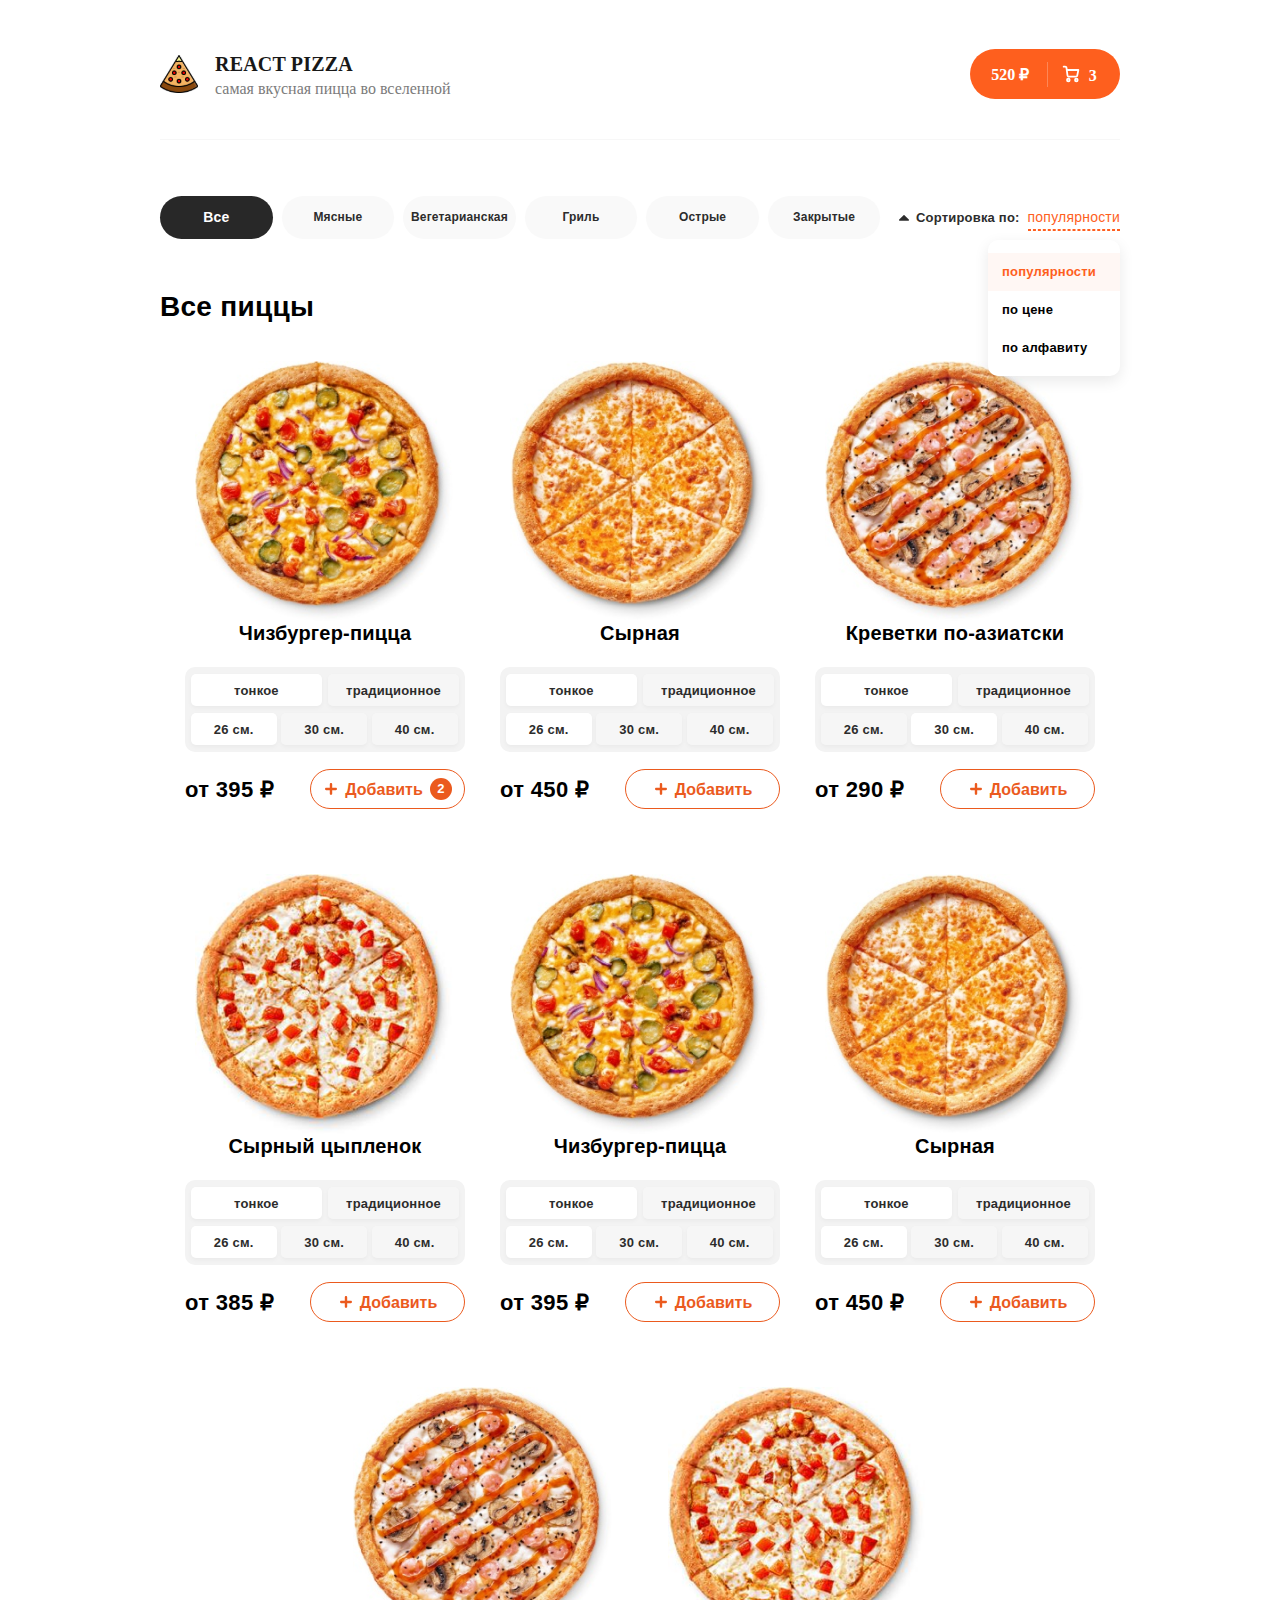
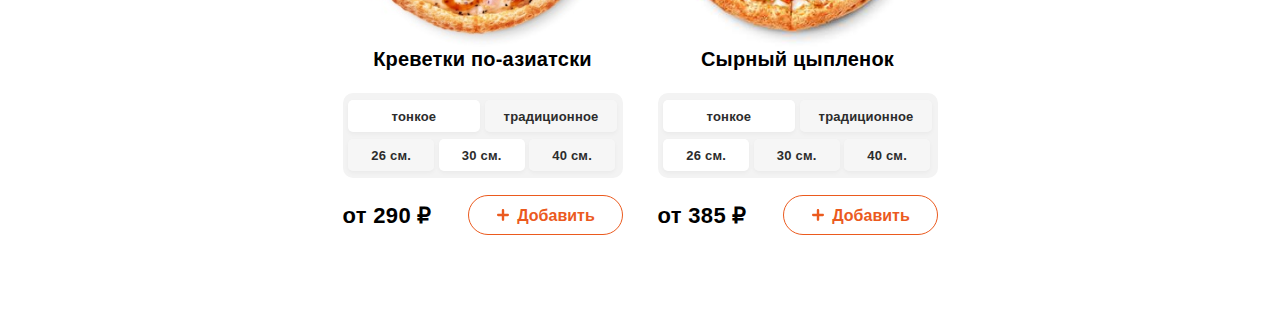
<file: index.html>
<!DOCTYPE html>
<html lang="en">
  <head>
    <meta charset="UTF-8" />
    <meta http-equiv="X-UA-Compatible" content="IE=edge" />
    <meta name="viewport" content="width=device-width, initial-scale=1.0" />
    <link rel="stylesheet" href="./style/zeroing.css" />
    <link rel="stylesheet" href="./style/style.css" />
    <title>Document</title>
  </head>
  <body>
    <div class="main-pizza">
      <div class="container">
        <div class="main-pizza-header">
          <div class="main-pizza-header__left">
            <div class="main-pizza-header__logo">
              <img src="./img/logo-pizza.svg" alt="logo-pizza" />
            </div>
            <div class="main-pizza-header__info">
              <div class="main-pizza-header__info_name">REACT PIZZA</div>
              <div class="main-pizza-header__info_text">самая вкусная пицца во вселенной</div>
            </div>
          </div>
          <a href="#" class="main-pizza-header__right">
            <div class="main-pizza-header__price">520 ₽</div>
            <div class="main-pizza-header__line"></div>
            <div class="main-pizza-header__count">
              <img src="./img/payment-header.svg" alt="payment-header" />
              <p>3</p>
            </div>
          </a>
        </div>
        <div class="main-pizza__line"></div>
        <div class="main-pizza-menu">
          <div class="main-pizza-menu__item">
            <ul>
              <li>
                <a class="main-pizza-menu__item_link_active" href="#">Все</a>
              </li>
              <li>
                <a class="main-pizza-menu__item_link" href="#">Мясные</a>
              </li>
              <li>
                <a class="main-pizza-menu__item_link" href="#">Вегетарианская</a>
              </li>
              <li>
                <a class="main-pizza-menu__item_link" href="#">Гриль</a>
              </li>
              <li>
                <a class="main-pizza-menu__item_link" href="#">Острые</a>
              </li>
              <li>
                <a class="main-pizza-menu__item_link" href="#">Закрытые</a>
              </li>
            </ul>
          </div>
          <div class="main-pizza-menu__sort">
            <img class="main-pizza-menu__sort_img" src="./img/sort-img-open.svg" alt="sort-img" />
            <div class="main-pizza-menu__sort_text">Сортировка по:</div>
            <div class="main-pizza-menu__sort_by">
              <a href="#">популярности</a>
              <p></p>
            </div>
            <div class="main-pizza-menu__sort_submenu">
              <div>
                <a class="main-pizza-menu__sort_submenu_link_active" href="#">популярности</a>
              </div>
              <div>
                <a class="main-pizza-menu__sort_submenu_link" href="#">по цене</a>
              </div>
              <div>
                <a class="main-pizza-menu__sort_submenu_link" href="#">по алфавиту</a>
              </div>
            </div>
          </div>
        </div>
        <!-- Все пиццы меню -->
        <div class="main-pizza-all">
          <div class="main-pizza-all__header">Все пиццы</div>
          <div class="main-pizza-all__content">
            <!-- Пицца -->
            <div class="main-pizza-all__pizza">
              <div class="main-pizza-all__pizza_img">
                <img src="./img/chisburger-pizza.png" alt="chisburger-pizza" />
              </div>
              <div class="main-pizza-all__pizza_name">Чизбургер-пицца</div>
              <div class="main-pizza-all__choose">
                <div class="main-pizza-all__choose_dough">
                  <button class="main-pizza-all__choose_dough_btn_active">тонкое</button>
                  <button class="main-pizza-all__choose_dough_btn">традиционное</button>
                </div>
                <div class="main-pizza-all__choose_size">
                  <button class="main-pizza-all__choose_size_btn_active">26 см.</button>
                  <button class="main-pizza-all__choose_size_btn">30 см.</button>
                  <button class="main-pizza-all__choose_size_btn">40 см.</button>
                </div>
              </div>
              <div class="main-pizza-all__add">
                <div class="main-pizza-all__add_price">от 395 ₽</div>
                <button class="main-pizza-all__add_buy">
                  <img src="./img/plus-orange.svg" alt="plus-orange" />
                  <div class="main-pizza-all__add_text">Добавить</div>
                  <div class="main-pizza-all__add_count">2</div>
                </button>
              </div>
            </div>

            <div class="main-pizza-all__pizza">
              <div class="main-pizza-all__pizza_img">
                <img src="./img/suyrnaya-pizza.png" alt="suyrnaya-pizza" />
              </div>
              <div class="main-pizza-all__pizza_name">Сырная</div>
              <div class="main-pizza-all__choose">
                <div class="main-pizza-all__choose_dough">
                  <button class="main-pizza-all__choose_dough_btn_active">тонкое</button>
                  <button class="main-pizza-all__choose_dough_btn">традиционное</button>
                </div>
                <div class="main-pizza-all__choose_size">
                  <button class="main-pizza-all__choose_size_btn_active">26 см.</button>
                  <button class="main-pizza-all__choose_size_btn">30 см.</button>
                  <button class="main-pizza-all__choose_size_btn">40 см.</button>
                </div>
              </div>
              <div class="main-pizza-all__add">
                <div class="main-pizza-all__add_price">от 450 ₽</div>
                <button class="main-pizza-all__add_buy">
                  <img src="./img/plus-orange.svg" alt="plus-orange" />
                  <div class="main-pizza-all__add_text">Добавить</div>
                </button>
              </div>
            </div>

            <div class="main-pizza-all__pizza">
              <div class="main-pizza-all__pizza_img">
                <img src="./img/krevetki-po-aziatski-pizza.png" alt="krevetki-po-aziatski-pizza" />
              </div>
              <div class="main-pizza-all__pizza_name">Креветки по-азиатски</div>
              <div class="main-pizza-all__choose">
                <div class="main-pizza-all__choose_dough">
                  <button class="main-pizza-all__choose_dough_btn_active">тонкое</button>
                  <button class="main-pizza-all__choose_dough_btn">традиционное</button>
                </div>
                <div class="main-pizza-all__choose_size">
                  <button class="main-pizza-all__choose_size_btn">26 см.</button>
                  <button class="main-pizza-all__choose_size_btn_active">30 см.</button>
                  <button class="main-pizza-all__choose_size_btn">40 см.</button>
                </div>
              </div>
              <div class="main-pizza-all__add">
                <div class="main-pizza-all__add_price">от 290 ₽</div>
                <button class="main-pizza-all__add_buy">
                  <img src="./img/plus-orange.svg" alt="plus-orange" />
                  <div class="main-pizza-all__add_text">Добавить</div>
                </button>
              </div>
            </div>

            <div class="main-pizza-all__pizza">
              <div class="main-pizza-all__pizza_img">
                <img src="./img/syurniy-chicken-pizza.png" alt="syurniy-chicken-pizza" />
              </div>
              <div class="main-pizza-all__pizza_name">Сырный цыпленок</div>
              <div class="main-pizza-all__choose">
                <div class="main-pizza-all__choose_dough">
                  <button class="main-pizza-all__choose_dough_btn_active">тонкое</button>
                  <button class="main-pizza-all__choose_dough_btn">традиционное</button>
                </div>
                <div class="main-pizza-all__choose_size">
                  <button class="main-pizza-all__choose_size_btn_active">26 см.</button>
                  <button class="main-pizza-all__choose_size_btn">30 см.</button>
                  <button class="main-pizza-all__choose_size_btn">40 см.</button>
                </div>
              </div>
              <div class="main-pizza-all__add">
                <div class="main-pizza-all__add_price">от 385 ₽</div>
                <button class="main-pizza-all__add_buy">
                  <img src="./img/plus-orange.svg" alt="plus-orange" />
                  <div class="main-pizza-all__add_text">Добавить</div>
                </button>
              </div>
            </div>

            <div class="main-pizza-all__pizza">
              <div class="main-pizza-all__pizza_img">
                <img src="./img/chisburger-pizza.png" alt="chisburger-pizza" />
              </div>
              <div class="main-pizza-all__pizza_name">Чизбургер-пицца</div>
              <div class="main-pizza-all__choose">
                <div class="main-pizza-all__choose_dough">
                  <button class="main-pizza-all__choose_dough_btn_active">тонкое</button>
                  <button class="main-pizza-all__choose_dough_btn">традиционное</button>
                </div>
                <div class="main-pizza-all__choose_size">
                  <button class="main-pizza-all__choose_size_btn_active">26 см.</button>
                  <button class="main-pizza-all__choose_size_btn">30 см.</button>
                  <button class="main-pizza-all__choose_size_btn">40 см.</button>
                </div>
              </div>
              <div class="main-pizza-all__add">
                <div class="main-pizza-all__add_price">от 395 ₽</div>
                <button class="main-pizza-all__add_buy">
                  <img src="./img/plus-orange.svg" alt="plus-orange" />
                  <div class="main-pizza-all__add_text">Добавить</div>
                </button>
              </div>
            </div>

            <div class="main-pizza-all__pizza">
              <div class="main-pizza-all__pizza_img">
                <img src="./img/suyrnaya-pizza.png" alt="suyrnaya-pizza" />
              </div>
              <div class="main-pizza-all__pizza_name">Сырная</div>
              <div class="main-pizza-all__choose">
                <div class="main-pizza-all__choose_dough">
                  <button class="main-pizza-all__choose_dough_btn_active">тонкое</button>
                  <button class="main-pizza-all__choose_dough_btn">традиционное</button>
                </div>
                <div class="main-pizza-all__choose_size">
                  <button class="main-pizza-all__choose_size_btn_active">26 см.</button>
                  <button class="main-pizza-all__choose_size_btn">30 см.</button>
                  <button class="main-pizza-all__choose_size_btn">40 см.</button>
                </div>
              </div>
              <div class="main-pizza-all__add">
                <div class="main-pizza-all__add_price">от 450 ₽</div>
                <button class="main-pizza-all__add_buy">
                  <img src="./img/plus-orange.svg" alt="plus-orange" />
                  <div class="main-pizza-all__add_text">Добавить</div>
                </button>
              </div>
            </div>

            <div class="main-pizza-all__pizza">
              <div class="main-pizza-all__pizza_img">
                <img src="./img/krevetki-po-aziatski-pizza.png" alt="krevetki-po-aziatski-pizza" />
              </div>
              <div class="main-pizza-all__pizza_name">Креветки по-азиатски</div>
              <div class="main-pizza-all__choose">
                <div class="main-pizza-all__choose_dough">
                  <button class="main-pizza-all__choose_dough_btn_active">тонкое</button>
                  <button class="main-pizza-all__choose_dough_btn">традиционное</button>
                </div>
                <div class="main-pizza-all__choose_size">
                  <button class="main-pizza-all__choose_size_btn">26 см.</button>
                  <button class="main-pizza-all__choose_size_btn_active">30 см.</button>
                  <button class="main-pizza-all__choose_size_btn">40 см.</button>
                </div>
              </div>
              <div class="main-pizza-all__add">
                <div class="main-pizza-all__add_price">от 290 ₽</div>
                <button class="main-pizza-all__add_buy">
                  <img src="./img/plus-orange.svg" alt="plus-orange" />
                  <div class="main-pizza-all__add_text">Добавить</div>
                </button>
              </div>
            </div>

            <div class="main-pizza-all__pizza">
              <div class="main-pizza-all__pizza_img">
                <img src="./img/syurniy-chicken-pizza.png" alt="syurniy-chicken-pizza" />
              </div>
              <div class="main-pizza-all__pizza_name">Сырный цыпленок</div>
              <div class="main-pizza-all__choose">
                <div class="main-pizza-all__choose_dough">
                  <button class="main-pizza-all__choose_dough_btn_active">тонкое</button>
                  <button class="main-pizza-all__choose_dough_btn">традиционное</button>
                </div>
                <div class="main-pizza-all__choose_size">
                  <button class="main-pizza-all__choose_size_btn_active">26 см.</button>
                  <button class="main-pizza-all__choose_size_btn">30 см.</button>
                  <button class="main-pizza-all__choose_size_btn">40 см.</button>
                </div>
              </div>
              <div class="main-pizza-all__add">
                <div class="main-pizza-all__add_price">от 385 ₽</div>
                <button class="main-pizza-all__add_buy">
                  <img src="./img/plus-orange.svg" alt="plus-orange" />
                  <div class="main-pizza-all__add_text">Добавить</div>
                </button>
              </div>
            </div>
          </div>
        </div>
      </div>
    </div>
  </body>
</html>
</file>
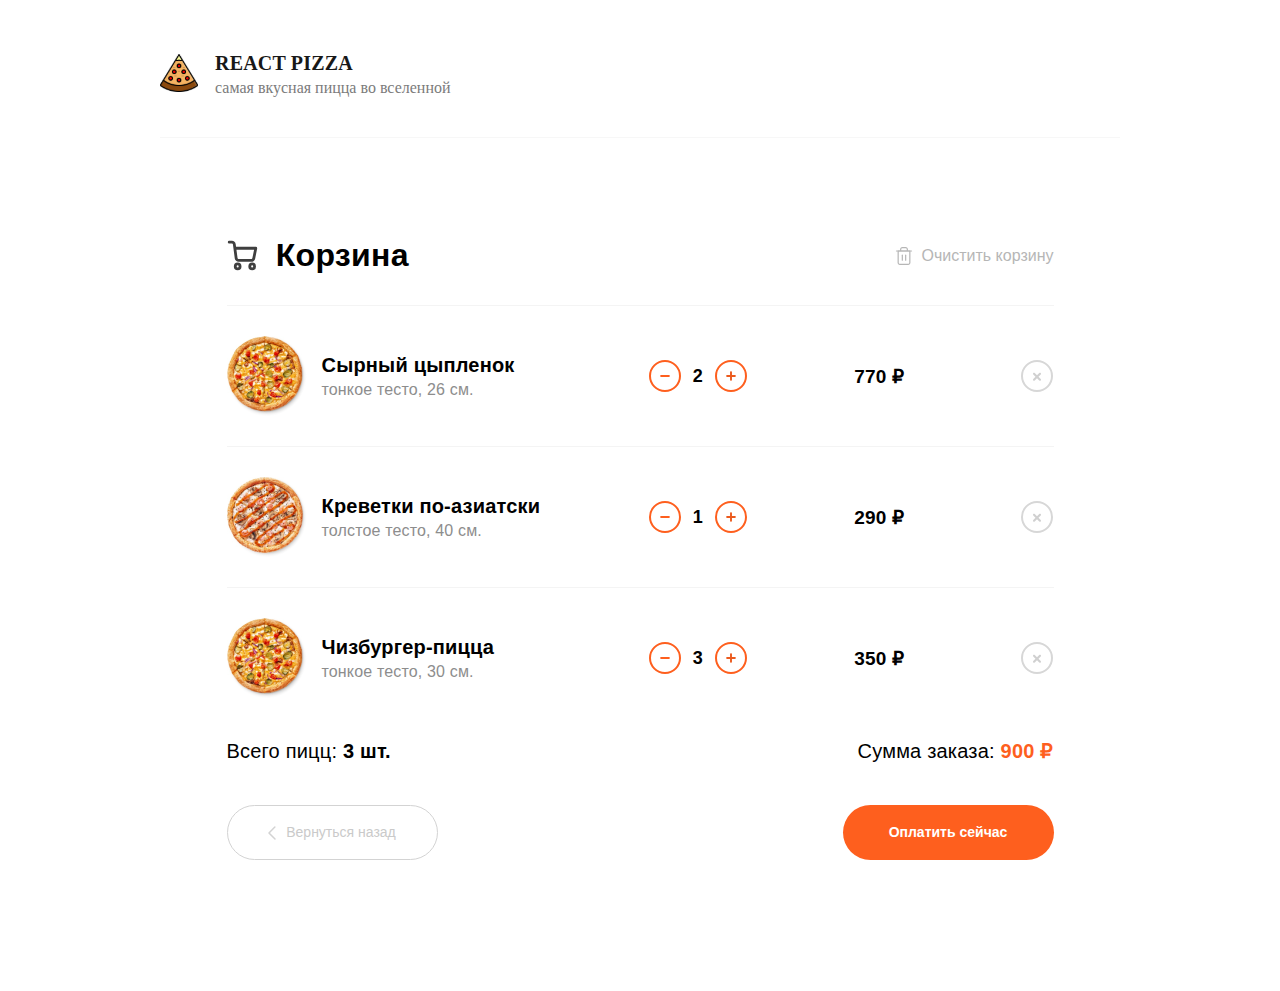
<file: index2.html>
<!DOCTYPE html>
<html lang="en">
  <head>
    <meta charset="UTF-8" />
    <meta http-equiv="X-UA-Compatible" content="IE=edge" />
    <meta name="viewport" content="width=device-width, initial-scale=1.0" />
    <link rel="stylesheet" href="./style/zeroing.css" />
    <link rel="stylesheet" href="./style/style.css" />
    <title>Document</title>
  </head>
  <body>
    <div class="main-pizza">
      <div class="container">
        <div class="main-pizza-header">
          <div class="main-pizza-header__left">
            <div class="main-pizza-header__logo">
              <img src="./img/logo-pizza.svg" alt="logo-pizza" />
            </div>
            <div class="main-pizza-header__info">
              <div class="main-pizza-header__info_name">REACT PIZZA</div>
              <div class="main-pizza-header__info_text">самая вкусная пицца во вселенной</div>
            </div>
          </div>
        </div>
        <div class="main-pizza__line"></div>
      </div>
      <div class="container-two">
        <div class="main-pizza-korzina">
          <div class="main-pizza-korzina__header">
            <div class="main-pizza-korzina__header_left">
              <img src="./img/korzina-img.svg" alt="korzina-img" />
              <div>Корзина</div>
            </div>
            <div class="main-pizza-korzina__header_right">
              <a href="#">
                <img src="./img/musorka-korzina.svg" alt="musorka-korzina" />
                <div>Очистить корзину</div>
              </a>
            </div>
          </div>
          <div class="main-pizza-korzina__content">
            <!-- pizzas -->
            <div class="main-pizza-korzina__pizza">
              <div class="main-pizza-korzina__pizza_line"></div>
              <div class="main-pizza-korzina__pizzas">
                <div class="main-pizza-korzina__pizzasinf">
                  <div class="main-pizza-korzina__pizza_img">
                    <img src="./img/korzina-chizburger-pizza.png" alt="korzina-chizburger-pizza" />
                  </div>
                  <div class="main-pizza-korzina__pizza_info">
                    <div class="main-pizza-korzina__pizza_title">Сырный цыпленок</div>
                    <div class="main-pizza-korzina__pizza_text">тонкое тесто, 26 см.</div>
                  </div>
                </div>
                <div class="main-pizza-korzina__pizza_count">
                  <button>
                    <img src="./img/minus-korzina.svg" alt="minus-korzina" />
                  </button>
                  <p>2</p>
                  <button>
                    <img src="./img/plush-korzina.svg" alt="plus-korzina" />
                  </button>
                </div>
                <div class="main-pizza-korzina__pizza_price">770 ₽</div>
                <div class="main-pizza-korzina__pizza_remove">
                  <button>
                    <img src="./img/delete-korzina.svg" alt="delete-korzina" />
                  </button>
                </div>
              </div>
            </div>

            <div class="main-pizza-korzina__pizza">
              <div class="main-pizza-korzina__pizza_line"></div>
              <div class="main-pizza-korzina__pizzas">
                <div class="main-pizza-korzina__pizzasinf">
                  <div class="main-pizza-korzina__pizza_img">
                    <img src="./img/korzina-krevetki-pizza.png" alt="korzina-krevetki-pizza" />
                  </div>
                  <div class="main-pizza-korzina__pizza_info">
                    <div class="main-pizza-korzina__pizza_title">Креветки по-азиатски</div>
                    <div class="main-pizza-korzina__pizza_text">толстое тесто, 40 см.</div>
                  </div>
                </div>
                <div class="main-pizza-korzina__pizza_count">
                  <button>
                    <img src="./img/minus-korzina.svg" alt="minus-korzina" />
                  </button>
                  <p>1</p>
                  <button>
                    <img src="./img/plush-korzina.svg" alt="plus-korzina" />
                  </button>
                </div>
                <div class="main-pizza-korzina__pizza_price">290 ₽</div>
                <div class="main-pizza-korzina__pizza_remove">
                  <button>
                    <img src="./img/delete-korzina.svg" alt="delete-korzina" />
                  </button>
                </div>
              </div>
            </div>

            <div class="main-pizza-korzina__pizza">
              <div class="main-pizza-korzina__pizza_line"></div>
              <div class="main-pizza-korzina__pizzas">
                <div class="main-pizza-korzina__pizzasinf">
                  <div class="main-pizza-korzina__pizza_img">
                    <img src="./img/korzina-chizburger-pizza.png" alt="korzina-chizburger-pizza" />
                  </div>
                  <div class="main-pizza-korzina__pizza_info">
                    <div class="main-pizza-korzina__pizza_title">Чизбургер-пицца</div>
                    <div class="main-pizza-korzina__pizza_text">тонкое тесто, 30 см.</div>
                  </div>
                </div>
                <div class="main-pizza-korzina__pizza_count">
                  <button>
                    <img src="./img/minus-korzina.svg" alt="minus-korzina" />
                  </button>
                  <p>3</p>
                  <button>
                    <img src="./img/plush-korzina.svg" alt="plus-korzina" />
                  </button>
                </div>
                <div class="main-pizza-korzina__pizza_price">350 ₽</div>
                <div class="main-pizza-korzina__pizza_remove">
                  <button>
                    <img src="./img/delete-korzina.svg" alt="delete-korzina" />
                  </button>
                </div>
              </div>
            </div>
          </div>

          <div class="main-pizza-korzina__gener">
            <div class="main-pizza-korzina__gener_left">Всего пицц: <b>3 шт.</b></div>
            <div class="main-pizza-korzina__gener_right">Сумма заказа: <b>900 ₽</b></div>
          </div>
          <div class="main-pizza-korzina__btns">
            <div class="main-pizza-korzina__btns_left">
              <button>
                <img src="./img/back-korzina.svg" alt="back-korzina" />
                <div>Вернуться назад</div>
              </button>
            </div>
            <div class="main-pizza-korzina__btns_right">
              <button>
                <div>Оплатить сейчас</div>
              </button>
            </div>
          </div>
        </div>
      </div>
    </div>
  </body>
</html>
</file>
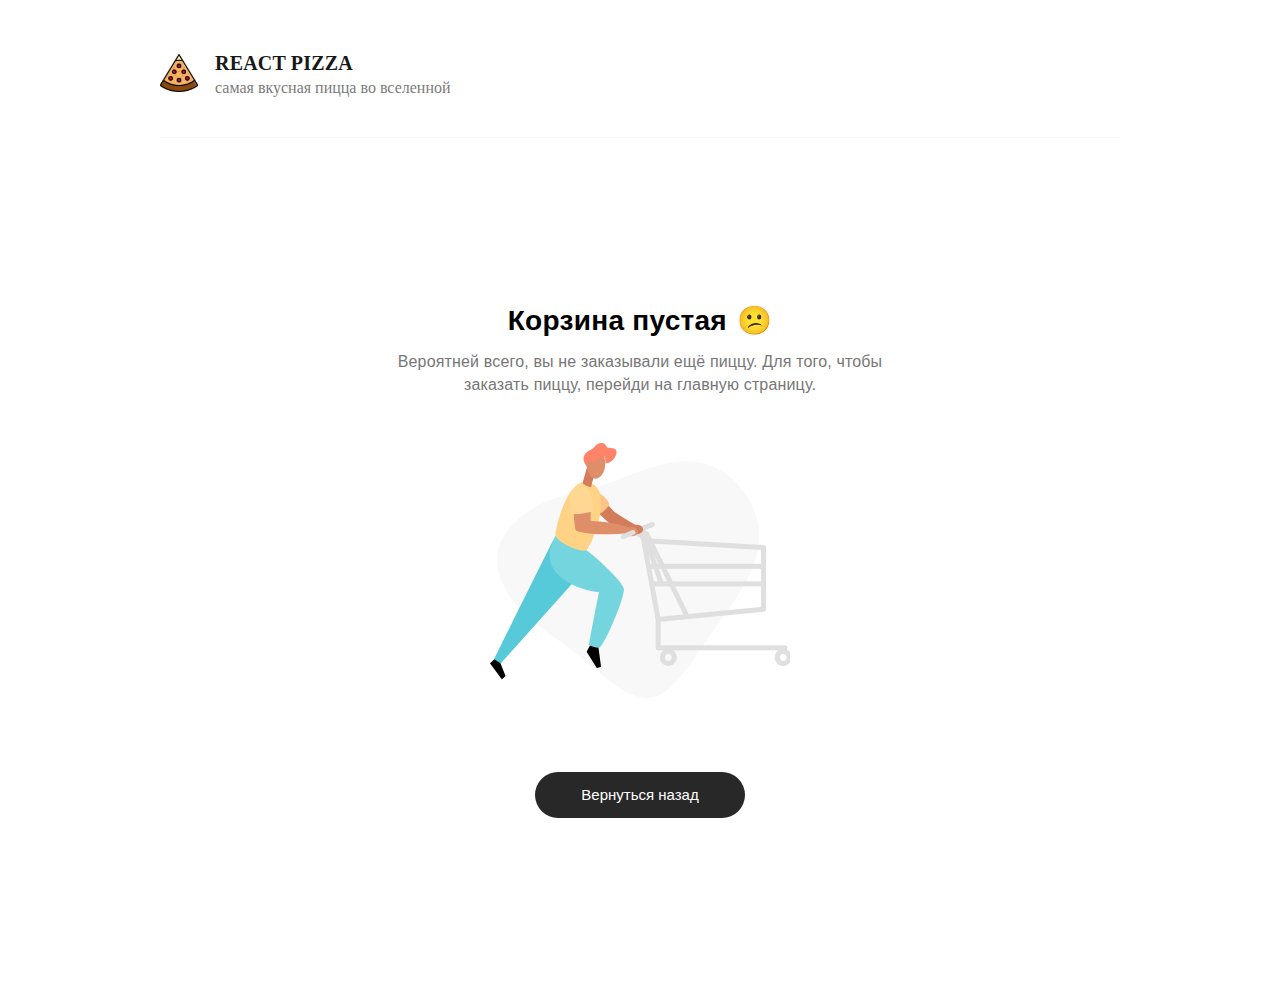
<file: index3.html>
<!DOCTYPE html>
<html lang="en">
  <head>
    <meta charset="UTF-8" />
    <meta http-equiv="X-UA-Compatible" content="IE=edge" />
    <meta name="viewport" content="width=device-width, initial-scale=1.0" />
    <link rel="stylesheet" href="./style/zeroing.css" />
    <link rel="stylesheet" href="./style/style.css" />
    <title>Document</title>
  </head>
  <body>
    <div class="main-pizza">
      <div class="container">
        <div class="main-pizza-header">
          <div class="main-pizza-header__left">
            <div class="main-pizza-header__logo">
              <img src="./img/logo-pizza.svg" alt="logo-pizza" />
            </div>
            <div class="main-pizza-header__info">
              <div class="main-pizza-header__info_name">REACT PIZZA</div>
              <div class="main-pizza-header__info_text">самая вкусная пицца во вселенной</div>
            </div>
          </div>
        </div>
        <div class="main-pizza__line"></div>
      </div>
      <div class="container-three">
        <div class="main-pizza-empty">
          <div class="main-pizza-empty__header">
            Корзина пустая
            <p>😕</p>
          </div>
          <div class="main-pizza-empty__text">
            Вероятней всего, вы не заказывали ещё пиццу. Для того, чтобы заказать пиццу, перейди на
            главную страницу.
          </div>
          <div class="main-pizza-empty__img">
            <img src="./img/empty-logo.png" alt="empty-logo" />
          </div>
          <div class="main-pizza-empty__btn">
            <button>Вернуться назад</button>
          </div>
        </div>
      </div>
    </div>
  </body>
</html>
</file>
<file: style/zeroing.css>
*,
*::before,
*::after {
  box-sizing: border-box;
}

ul[class],
ol[class] {
  padding: 0;
}

body,
h1,
h2,
h3,
h4,
p,
ul[class],
ol[class],
li,
figure,
figcaption,
blockquote,
dl,
dd {
  margin: 0;
}

body {
  min-height: 100vh;
  scroll-behavior: smooth;
  text-rendering: optimizeSpeed;
  line-height: 1.5;
}

ul[class],
ol[class] {
  list-style: none;
  margin: 0 auto;
}

a:not([class]) {
  text-decoration-skip-ink: auto;
}

img {
  max-width: 100%;
  display: block;
}

article > * + * {
  margin-top: 1em;
}

input,
button,
textarea,
select {
  font: inherit;
}

@media (prefers-reduced-motion: reduce) {
  * {
    animation-duration: 0.01ms !important;
    animation-iteration-count: 1 !important;
    transition-duration: 0.01ms !important;
    scroll-behavior: auto !important;
  }
}

body {
  font-family: "Inter", sans-serif;
}
</file>
<file: style/style.css>
.main-pizza {
  width: 100%;
  height: 100vh;
}

.main-pizza__line {
  width: 100%;
  height: 1px;
  background: #f7f7f7;
}

.container {
  max-width: 1225px;
  margin: 0 auto;
}

@media (max-width: 1280px) {
  .container {
    max-width: 960px;
  }
}

@media (max-width: 834px) {
  .container {
    max-width: 750px;
  }
}

@media (max-width: 768px) {
  .container {
    max-width: 708px;
  }
}

@media (max-width: 428px) {
  .container {
    max-width: 398px;
  }
}

@media (max-width: 414px) {
  .container {
    max-width: 300px;
  }
}

@media (max-width: 390px) {
  .container {
    max-width: 300px;
  }
}

@media (width: 926px) {
  .container {
    max-width: 866px;
  }
}

@media (width: 896px) {
  .container {
    max-width: 830px;
  }
}

@media (width: 844px) {
  .container {
    max-width: 770px;
  }
}

@media (width: 780px) {
  .container {
    max-width: 710px;
  }
}

@media (width: 736px) {
  .container {
    max-width: 670px;
  }
}

@media (width: 667px) {
  .container {
    max-width: 610px;
  }
}

@media (width: 568px) {
  .container {
    max-width: 525px;
  }
}

@media (width: 480px) {
  .container {
    max-width: 438px;
  }
}

.main-pizza-header {
  display: -webkit-box;
  display: -ms-flexbox;
  display: flex;
  -webkit-box-align: center;
      -ms-flex-align: center;
          align-items: center;
  -webkit-box-pack: justify;
      -ms-flex-pack: justify;
          justify-content: space-between;
  padding: 49px 0 40px 0;
}

.main-pizza-header__left {
  display: -webkit-box;
  display: -ms-flexbox;
  display: flex;
  -webkit-box-align: center;
      -ms-flex-align: center;
          align-items: center;
}

.main-pizza-header__info {
  margin-left: 17px;
}

.main-pizza-header__info_name {
  font-family: "Proxima Nova";
  font-style: normal;
  font-weight: 800;
  font-size: 20px;
  line-height: 29px;
  letter-spacing: 0.01em;
  text-transform: uppercase;
  color: #181818;
}

.main-pizza-header__info_text {
  font-family: "Proxima Nova";
  font-style: normal;
  font-weight: 400;
  font-size: 16px;
  line-height: 19px;
  color: #7b7b7b;
}

.main-pizza-header__right {
  display: -webkit-box;
  display: -ms-flexbox;
  display: flex;
  -webkit-box-align: center;
      -ms-flex-align: center;
          align-items: center;
  -webkit-box-pack: center;
      -ms-flex-pack: center;
          justify-content: center;
  width: 150px;
  height: 50px;
  background: #fe5f1e;
  border-radius: 30px;
  text-decoration: none;
}

.main-pizza-header__price {
  width: 43px;
  height: 19px;
  font-family: "Proxima Nova";
  font-style: normal;
  font-weight: 700;
  font-size: 16px;
  line-height: 19px;
  color: #ffffff;
}

.main-pizza-header__line {
  margin-left: 13px;
  width: 1px;
  height: 25px;
  background: rgba(255, 255, 255, 0.25);
}

.main-pizza-header__count {
  display: -webkit-box;
  display: -ms-flexbox;
  display: flex;
  -webkit-box-align: center;
      -ms-flex-align: center;
          align-items: center;
  margin-left: 13.67px;
}

.main-pizza-header__count > p {
  margin-left: 8.67px;
  width: 10px;
  height: 16px;
  font-family: "Proxima Nova";
  font-style: normal;
  font-weight: 700;
  font-size: 16px;
  line-height: 19px;
  color: #ffffff;
}

@media (max-width: 428px) {
  .main-pizza-header {
    -ms-flex-wrap: wrap;
        flex-wrap: wrap;
    -webkit-box-pack: center;
        -ms-flex-pack: center;
            justify-content: center;
    grid-row-gap: 50px;
  }
}

@media (width: 480px) {
  .main-pizza-header {
    -ms-flex-wrap: wrap;
        flex-wrap: wrap;
    -webkit-box-pack: center;
        -ms-flex-pack: center;
            justify-content: center;
    grid-row-gap: 35px;
  }
}

.main-pizza-menu {
  display: -webkit-box;
  display: -ms-flexbox;
  display: flex;
  -webkit-box-align: center;
      -ms-flex-align: center;
          align-items: center;
  -webkit-box-pack: justify;
      -ms-flex-pack: justify;
          justify-content: space-between;
  padding: 40px 0 32px 0;
}

.main-pizza-menu__item > ul {
  display: -webkit-box;
  display: -ms-flexbox;
  display: flex;
  -webkit-box-align: center;
      -ms-flex-align: center;
          align-items: center;
  padding: 0;
  grid-gap: 8.95px;
}

@media (max-width: 834px) {
  .main-pizza-menu__item > ul {
    -ms-flex-wrap: wrap;
        flex-wrap: wrap;
  }
}

@media (width: 926px) {
  .main-pizza-menu__item > ul {
    -ms-flex-wrap: wrap;
        flex-wrap: wrap;
  }
}

@media (width: 844px) {
  .main-pizza-menu__item > ul {
    -ms-flex-wrap: wrap;
        flex-wrap: wrap;
  }
}

@media (width: 896px) {
  .main-pizza-menu__item > ul {
    -ms-flex-wrap: wrap;
        flex-wrap: wrap;
  }
}

.main-pizza-menu__item > ul > li {
  list-style-type: none;
}

.main-pizza-menu__item_link {
  width: 132.63px;
  height: 46px;
  display: -webkit-box;
  display: -ms-flexbox;
  display: flex;
  -webkit-box-align: center;
      -ms-flex-align: center;
          align-items: center;
  -webkit-box-pack: center;
      -ms-flex-pack: center;
          justify-content: center;
  font-style: normal;
  font-weight: 700;
  font-size: 12px;
  line-height: 19px;
  text-align: center;
  letter-spacing: 0.015em;
  background: #f9f9f9;
  border-radius: 30px;
  text-decoration: none;
  color: #2c2c2c;
}

@media (max-width: 1280px) {
  .main-pizza-menu__item_link {
    width: 112.63px;
    height: 43px;
  }
}

@media (max-width: 834px) {
  .main-pizza-menu__item_link {
    width: 92.63px;
    height: 38px;
  }
}

.main-pizza-menu__item_link_active {
  width: 132.63px;
  height: 46px;
  display: -webkit-box;
  display: -ms-flexbox;
  display: flex;
  -webkit-box-align: center;
      -ms-flex-align: center;
          align-items: center;
  -webkit-box-pack: center;
      -ms-flex-pack: center;
          justify-content: center;
  font-style: normal;
  font-weight: 700;
  font-size: 14px;
  line-height: 19px;
  text-align: center;
  letter-spacing: 0.015em;
  color: #fff;
  border-radius: 30px;
  text-decoration: none;
  background: #282828;
}

@media (max-width: 1280px) {
  .main-pizza-menu__item_link_active {
    width: 112.63px;
    height: 43px;
  }
}

@media (max-width: 834px) {
  .main-pizza-menu__item_link_active {
    width: 92.63px;
    height: 38px;
  }
}

.main-pizza-menu__sort {
  display: -webkit-box;
  display: -ms-flexbox;
  display: flex;
  -webkit-box-align: center;
      -ms-flex-align: center;
          align-items: center;
  position: relative;
}

.main-pizza-menu__sort_text {
  margin-left: 7px;
  font-style: normal;
  font-weight: 600;
  font-size: 13px;
  line-height: 17px;
  letter-spacing: 0.015em;
  color: #2c2c2c;
}

.main-pizza-menu__sort_by {
  margin-left: 8px;
}

.main-pizza-menu__sort_by > a {
  text-decoration: none;
  font-style: normal;
  font-weight: 400;
  font-size: 14px;
  line-height: 17px;
  letter-spacing: 0.015em;
  color: #fe5f1e;
}

.main-pizza-menu__sort_by > p {
  width: 100%;
  height: 1px;
  border: 1px dashed #fe5f1e;
  -webkit-box-sizing: border-box;
          box-sizing: border-box;
}

.main-pizza-menu__sort_submenu {
  position: absolute;
  top: 0;
  right: 0;
  padding: 13px 0;
  margin-top: 35px;
  width: 132px;
  height: 136px;
  background: #ffffff;
  -webkit-box-shadow: 0px 5px 15px rgba(0, 0, 0, 0.09);
          box-shadow: 0px 5px 15px rgba(0, 0, 0, 0.09);
  border-radius: 10px;
}

.main-pizza-menu__sort_submenu > div {
  display: -webkit-box;
  display: -ms-flexbox;
  display: flex;
  -webkit-box-align: center;
      -ms-flex-align: center;
          align-items: center;
  width: 132px;
  height: 38px;
}

.main-pizza-menu__sort_submenu_link {
  width: 132px;
  padding: 10px 22px 11px 14px;
  font-style: normal;
  font-weight: 700;
  font-size: 13px;
  line-height: 17px;
  letter-spacing: 0.015em;
  color: #000000;
  text-decoration: none;
}

.main-pizza-menu__sort_submenu_link_active {
  width: 132px;
  padding: 10px 22px 11px 14px;
  font-style: normal;
  font-weight: 600;
  font-size: 13px;
  line-height: 17px;
  letter-spacing: 0.015em;
  color: #fe5f1e;
  text-decoration: none;
  background: rgba(254, 95, 30, 0.05);
}

@media (max-width: 428px) {
  .main-pizza-menu__sort {
    margin-top: 20px;
  }
}

@media (max-width: 428px) {
  .main-pizza-menu {
    -ms-flex-wrap: wrap;
        flex-wrap: wrap;
    -webkit-box-pack: center;
        -ms-flex-pack: center;
            justify-content: center;
  }
}

@media (width: 480px) {
  .main-pizza-menu {
    -ms-flex-wrap: wrap;
        flex-wrap: wrap;
    -webkit-box-pack: center;
        -ms-flex-pack: center;
            justify-content: center;
    padding: 20px 0 32px 0;
  }
}

.main-pizza-all__header {
  font-style: normal;
  font-weight: 700;
  font-size: 28px;
  line-height: 39px;
  letter-spacing: 0.01em;
  color: #000000;
}

@media (max-width: 428px) {
  .main-pizza-all__header {
    font-size: 24px;
  }
}

.main-pizza-all__content {
  display: -webkit-box;
  display: -ms-flexbox;
  display: flex;
  -ms-flex-wrap: wrap;
      flex-wrap: wrap;
  grid-column-gap: 35px;
  padding: 35px 0 96px 0;
  grid-row-gap: 65px;
}

@media (max-width: 1280px) {
  .main-pizza-all__content {
    -webkit-box-pack: center;
        -ms-flex-pack: center;
            justify-content: center;
  }
}

.main-pizza-all__pizza {
  display: -webkit-box;
  display: -ms-flexbox;
  display: flex;
  -webkit-box-orient: vertical;
  -webkit-box-direction: normal;
      -ms-flex-direction: column;
          flex-direction: column;
  -webkit-box-align: center;
      -ms-flex-align: center;
          align-items: center;
  -webkit-box-pack: center;
      -ms-flex-pack: center;
          justify-content: center;
  width: 280px;
}

.main-pizza-all__pizza_name {
  font-style: normal;
  font-weight: 800;
  font-size: 20px;
  line-height: 24px;
  text-align: center;
  letter-spacing: 0.01em;
  color: #000000;
}

.main-pizza-all__choose {
  margin-top: 22px;
  width: 280px;
  height: 85px;
  background: #f3f3f3;
  border-radius: 10px;
  padding: 7px 5.73px;
}

.main-pizza-all__choose_dough {
  display: -webkit-box;
  display: -ms-flexbox;
  display: flex;
  -webkit-box-align: center;
      -ms-flex-align: center;
          align-items: center;
  -webkit-box-pack: center;
      -ms-flex-pack: center;
          justify-content: center;
  grid-gap: 5.73px;
}

.main-pizza-all__choose_dough_btn_active {
  cursor: pointer;
  width: 131.88px;
  height: 32px;
  background: #ffffff;
  -webkit-box-shadow: 0px 2px 4px rgba(0, 0, 0, 0.04);
          box-shadow: 0px 2px 4px rgba(0, 0, 0, 0.04);
  border-radius: 5px;
  border: none;
  font-style: normal;
  font-weight: 600;
  font-size: 13px;
  line-height: 17px;
  text-align: center;
  letter-spacing: 0.015em;
  color: #2c2c2c;
}

.main-pizza-all__choose_dough_btn {
  cursor: pointer;
  width: 131.88px;
  height: 32px;
  background: rgba(255, 255, 255, 0.3);
  -webkit-box-shadow: 0px 2px 4px rgba(0, 0, 0, 0.04);
          box-shadow: 0px 2px 4px rgba(0, 0, 0, 0.04);
  border-radius: 5px;
  border: none;
  font-style: normal;
  font-weight: 600;
  font-size: 13px;
  line-height: 17px;
  text-align: center;
  letter-spacing: 0.015em;
  color: #2c2c2c;
}

.main-pizza-all__choose_size {
  margin-top: 7px;
}

.main-pizza-all__choose_size_btn_active {
  cursor: pointer;
  width: 86.01px;
  height: 32px;
  background: #ffffff;
  -webkit-box-shadow: 0px 2px 4px rgba(0, 0, 0, 0.04);
          box-shadow: 0px 2px 4px rgba(0, 0, 0, 0.04);
  border-radius: 5px;
  border: none;
  font-style: normal;
  font-weight: 600;
  font-size: 13px;
  line-height: 17px;
  text-align: center;
  letter-spacing: 0.015em;
  color: #2c2c2c;
}

.main-pizza-all__choose_size_btn {
  cursor: pointer;
  width: 86.01px;
  height: 32px;
  background: rgba(255, 255, 255, 0.3);
  -webkit-box-shadow: 0px 2px 4px rgba(0, 0, 0, 0.04);
          box-shadow: 0px 2px 4px rgba(0, 0, 0, 0.04);
  border-radius: 5px;
  border: none;
  font-style: normal;
  font-weight: 600;
  font-size: 13px;
  line-height: 17px;
  text-align: center;
  letter-spacing: 0.015em;
  color: #2c2c2c;
}

.main-pizza-all__add_price {
  font-style: normal;
  font-weight: 700;
  font-size: 22px;
  line-height: 27px;
  letter-spacing: 0.015em;
  color: #000000;
}

.main-pizza-all__add {
  display: -webkit-box;
  display: -ms-flexbox;
  display: flex;
  -webkit-box-align: center;
      -ms-flex-align: center;
          align-items: center;
  -webkit-box-pack: justify;
      -ms-flex-pack: justify;
          justify-content: space-between;
  margin-top: 17px;
  width: 100%;
}

.main-pizza-all__add_buy {
  cursor: pointer;
  display: -webkit-box;
  display: -ms-flexbox;
  display: flex;
  -webkit-box-align: center;
      -ms-flex-align: center;
          align-items: center;
  -webkit-box-pack: center;
      -ms-flex-pack: center;
          justify-content: center;
  padding: 9px 0 9px 2px;
  width: 155px;
  height: 40px;
  background: #ffffff;
  border: 1px solid #eb5a1e;
  -webkit-box-sizing: border-box;
          box-sizing: border-box;
  border-radius: 30px;
}

.main-pizza-all__add_text {
  margin-left: 8px;
  font-style: normal;
  font-weight: 700;
  font-size: 16px;
  line-height: 19px;
  color: #eb5a1e;
}

.main-pizza-all__add_count {
  display: -webkit-box;
  display: -ms-flexbox;
  display: flex;
  -webkit-box-align: center;
      -ms-flex-align: center;
          align-items: center;
  -webkit-box-pack: center;
      -ms-flex-pack: center;
          justify-content: center;
  margin-left: 7px;
  width: 22px;
  height: 22px;
  background: #eb5a1e;
  border-radius: 50px;
  font-style: normal;
  font-weight: 700;
  font-size: 13px;
  line-height: 16px;
  color: #ffffff;
}

.container-two {
  max-width: 827px;
  margin: 0 auto;
}

@media (max-width: 834px) {
  .container-two {
    max-width: 734px;
  }
}

@media (max-width: 768px) {
  .container-two {
    max-width: 688px;
  }
}

@media (max-width: 428px) {
  .container-two {
    max-width: 378px;
  }
}

@media (width: 844px) {
  .container-two {
    max-width: 784px;
  }
}

@media (width: 667px) {
  .container-two {
    max-width: 617px;
  }
}

@media (width: 480px) {
  .container-two {
    max-width: 460px;
  }
}

@media (max-width: 568px) {
  .container-two {
    max-width: 535px;
  }
}

.main-pizza-korzina {
  padding: 98.21px 0 131px 0;
}

.main-pizza-korzina__header {
  display: -webkit-box;
  display: -ms-flexbox;
  display: flex;
  -webkit-box-align: center;
      -ms-flex-align: center;
          align-items: center;
  -webkit-box-pack: justify;
      -ms-flex-pack: justify;
          justify-content: space-between;
}

@media (max-width: 375px) {
  .main-pizza-korzina__header {
    -ms-flex-wrap: wrap;
        flex-wrap: wrap;
    -webkit-box-pack: center;
        -ms-flex-pack: center;
            justify-content: center;
    grid-gap: 10px;
  }
}

.main-pizza-korzina__header_left {
  display: -webkit-box;
  display: -ms-flexbox;
  display: flex;
  -webkit-box-align: center;
      -ms-flex-align: center;
          align-items: center;
}

.main-pizza-korzina__header_left > div {
  margin-left: 18.21px;
  font-style: normal;
  font-weight: 700;
  font-size: 32px;
  line-height: 39px;
  letter-spacing: 0.01em;
  color: #000000;
}

.main-pizza-korzina__header_right > a {
  display: -webkit-box;
  display: -ms-flexbox;
  display: flex;
  -webkit-box-align: center;
      -ms-flex-align: center;
          align-items: center;
}

.main-pizza-korzina__header_right > a {
  text-decoration: none;
}

.main-pizza-korzina__header_right > a {
  font-style: normal;
  font-weight: 400;
  font-size: 16px;
  line-height: 19px;
  color: #b6b6b6;
}

.main-pizza-korzina__header_right > a > div {
  margin-left: 8px;
}

.main-pizza-korzina__content {
  margin-top: 30px;
}

.main-pizza-korzina__pizza_line {
  width: 100%;
  height: 1px;
  background: #f4f4f4;
}

.main-pizza-korzina__pizzas {
  margin: 30px 0;
  display: -webkit-box;
  display: -ms-flexbox;
  display: flex;
  -webkit-box-align: center;
      -ms-flex-align: center;
          align-items: center;
  -webkit-box-pack: justify;
      -ms-flex-pack: justify;
          justify-content: space-between;
}

@media (max-width: 428px) {
  .main-pizza-korzina__pizzas {
    -ms-flex-wrap: wrap;
        flex-wrap: wrap;
    -webkit-box-pack: center;
        -ms-flex-pack: center;
            justify-content: center;
  }
}

.main-pizza-korzina__pizzasinf {
  display: -webkit-box;
  display: -ms-flexbox;
  display: flex;
  -webkit-box-align: center;
      -ms-flex-align: center;
          align-items: center;
}

@media (max-width: 428px) {
  .main-pizza-korzina__pizzasinf {
    margin-bottom: 20px;
  }
}

.main-pizza-korzina__pizza_info {
  margin-left: 15px;
}

.main-pizza-korzina__pizza_title {
  width: 220px;
  font-style: normal;
  font-weight: 700;
  font-size: 20px;
  line-height: 27px;
  letter-spacing: 0.01em;
  color: #000000;
}

@media (width: 480px) {
  .main-pizza-korzina__pizza_title {
    width: 100%;
    font-size: 16px;
  }
}

.main-pizza-korzina__pizza_text {
  font-style: normal;
  font-weight: 400;
  font-size: 16px;
  line-height: 22px;
  letter-spacing: 0.01em;
  color: #8d8d8d;
}

.main-pizza-korzina__pizza_count {
  display: -webkit-box;
  display: -ms-flexbox;
  display: flex;
  -webkit-box-align: center;
      -ms-flex-align: center;
          align-items: center;
}

.main-pizza-korzina__pizza_count > button {
  cursor: pointer;
  display: -webkit-box;
  display: -ms-flexbox;
  display: flex;
  -webkit-box-align: center;
      -ms-flex-align: center;
          align-items: center;
  -webkit-box-pack: center;
      -ms-flex-pack: center;
          justify-content: center;
  width: 32px;
  height: 32px;
  background: #ffffff;
  border: 2px solid #fe5f1e;
  border-radius: 50px;
  -webkit-box-sizing: border-box;
          box-sizing: border-box;
}

.main-pizza-korzina__pizza_count > p {
  margin: 0 12px;
  font-style: normal;
  font-weight: 700;
  font-size: 18px;
  line-height: 27px;
  letter-spacing: 0.01em;
  color: #000000;
}

.main-pizza-korzina__pizza_price {
  font-style: normal;
  font-weight: 700;
  font-size: 19px;
  line-height: 27px;
  letter-spacing: 0.01em;
  color: #000000;
}

@media (max-width: 428px) {
  .main-pizza-korzina__pizza_price {
    margin-left: 20px;
  }
}

.main-pizza-korzina__pizza_remove {
  margin-left: 10px;
}

.main-pizza-korzina__pizza_remove > button {
  cursor: pointer;
  display: -webkit-box;
  display: -ms-flexbox;
  display: flex;
  -webkit-box-align: center;
      -ms-flex-align: center;
          align-items: center;
  -webkit-box-pack: center;
      -ms-flex-pack: center;
          justify-content: center;
  width: 32px;
  height: 32px;
  background: #ffffff;
  border: 2px solid #d7d7d7;
  border-radius: 50px;
  -webkit-box-sizing: border-box;
          box-sizing: border-box;
}

.main-pizza-korzina__gener {
  display: -webkit-box;
  display: -ms-flexbox;
  display: flex;
  -webkit-box-align: center;
      -ms-flex-align: center;
          align-items: center;
  -webkit-box-pack: justify;
      -ms-flex-pack: justify;
          justify-content: space-between;
  margin-top: 40px;
}

@media (max-width: 360px) {
  .main-pizza-korzina__gener {
    -ms-flex-wrap: wrap;
        flex-wrap: wrap;
    -webkit-box-pack: center;
        -ms-flex-pack: center;
            justify-content: center;
    grid-gap: 10px;
  }
}

.main-pizza-korzina__gener_left {
  font-style: normal;
  font-weight: 400;
  font-size: 20px;
  line-height: 27px;
  letter-spacing: 0.01em;
  color: #000000;
}

.main-pizza-korzina__gener_right {
  font-style: normal;
  font-weight: 400;
  font-size: 20px;
  line-height: 27px;
  letter-spacing: 0.01em;
  color: #000000;
}

.main-pizza-korzina__gener_right > b {
  color: #fe5f1e;
}

.main-pizza-korzina__btns {
  display: -webkit-box;
  display: -ms-flexbox;
  display: flex;
  -webkit-box-align: center;
      -ms-flex-align: center;
          align-items: center;
  -webkit-box-pack: justify;
      -ms-flex-pack: justify;
          justify-content: space-between;
  margin-top: 40px;
}

@media (max-width: 428px) {
  .main-pizza-korzina__btns {
    margin-top: 70px;
    -ms-flex-wrap: wrap-reverse;
        flex-wrap: wrap-reverse;
    -webkit-box-pack: center;
        -ms-flex-pack: center;
            justify-content: center;
    grid-row-gap: 20px;
  }
}

.main-pizza-korzina__btns_left > button {
  cursor: pointer;
  display: -webkit-box;
  display: -ms-flexbox;
  display: flex;
  -webkit-box-align: center;
      -ms-flex-align: center;
          align-items: center;
  -webkit-box-pack: center;
      -ms-flex-pack: center;
          justify-content: center;
  width: 211px;
  height: 55px;
  background: #ffffff;
  border: 1px solid #d3d3d3;
  -webkit-box-sizing: border-box;
          box-sizing: border-box;
  border-radius: 30px;
  font-style: normal;
  font-weight: 400;
  font-size: 14px;
  line-height: 19px;
  text-align: center;
  color: #cacaca;
}

.main-pizza-korzina__btns_left > button > div {
  margin-left: 10px;
}

.main-pizza-korzina__btns_right > button {
  cursor: pointer;
  width: 211px;
  height: 55px;
  background: #fe5f1e;
  border-radius: 30px;
  border: none;
  font-style: normal;
  font-weight: 700;
  font-size: 14px;
  line-height: 19px;
  text-align: center;
  color: #ffffff;
}

.container-three {
  max-width: 547px;
  margin: 0 auto;
}

@media (max-width: 428px) {
  .container-three {
    max-width: 400px;
  }
}

@media (max-width: 414px) {
  .container-three {
    max-width: 380px;
  }
}

@media (max-width: 390px) {
  .container-three {
    max-width: 360px;
  }
}

@media (max-width: 360px) {
  .container-three {
    max-width: 340px;
  }
}

@media (max-width: 375px) {
  .container-three {
    max-width: 330px;
  }
}

@media (max-width: 320px) {
  .container-three {
    max-width: 310px;
  }
}

.main-pizza-empty {
  padding: 163px 0 165px 0;
  text-align: center;
}

.main-pizza-empty__header {
  display: -webkit-box;
  display: -ms-flexbox;
  display: flex;
  -webkit-box-align: center;
      -ms-flex-align: center;
          align-items: center;
  -webkit-box-pack: center;
      -ms-flex-pack: center;
          justify-content: center;
  font-style: normal;
  font-weight: 700;
  font-size: 28px;
  line-height: 39px;
  letter-spacing: 0.01em;
  color: #000000;
}

.main-pizza-empty__header > p {
  margin-left: 10px;
}

.main-pizza-empty__text {
  margin-top: 10px;
  font-style: normal;
  font-weight: 400;
  font-size: 16px;
  line-height: 145.4%;
  text-align: center;
  letter-spacing: 0.01em;
  color: #777777;
}

.main-pizza-empty__img {
  display: -webkit-box;
  display: -ms-flexbox;
  display: flex;
  -webkit-box-pack: center;
      -ms-flex-pack: center;
          justify-content: center;
  -webkit-box-align: center;
      -ms-flex-align: center;
          align-items: center;
  margin-top: 47px;
}

.main-pizza-empty__img > img {
  width: 300px;
  height: 255px;
}

.main-pizza-empty__btn {
  margin-top: 74px;
}

.main-pizza-empty__btn > button {
  cursor: pointer;
  width: 210px;
  height: 46px;
  font-size: 15px;
  background: #282828;
  border-radius: 30px;
  color: #fff;
  border: none;
}

@media (max-width: 428px) {
  .main-pizza-empty {
    padding: 95px 0 165px 0;
  }
}

@media (max-width: 390px) {
  .main-pizza-empty {
    padding: 75px 0 165px 0;
  }
}

@media (max-width: 375) {
  .main-pizza-empty {
    padding: 55px 0 165px 0;
  }
}

@media (max-width: 360px) {
  .main-pizza-empty {
    padding: 45px 0 165px 0;
  }
}
</file>
